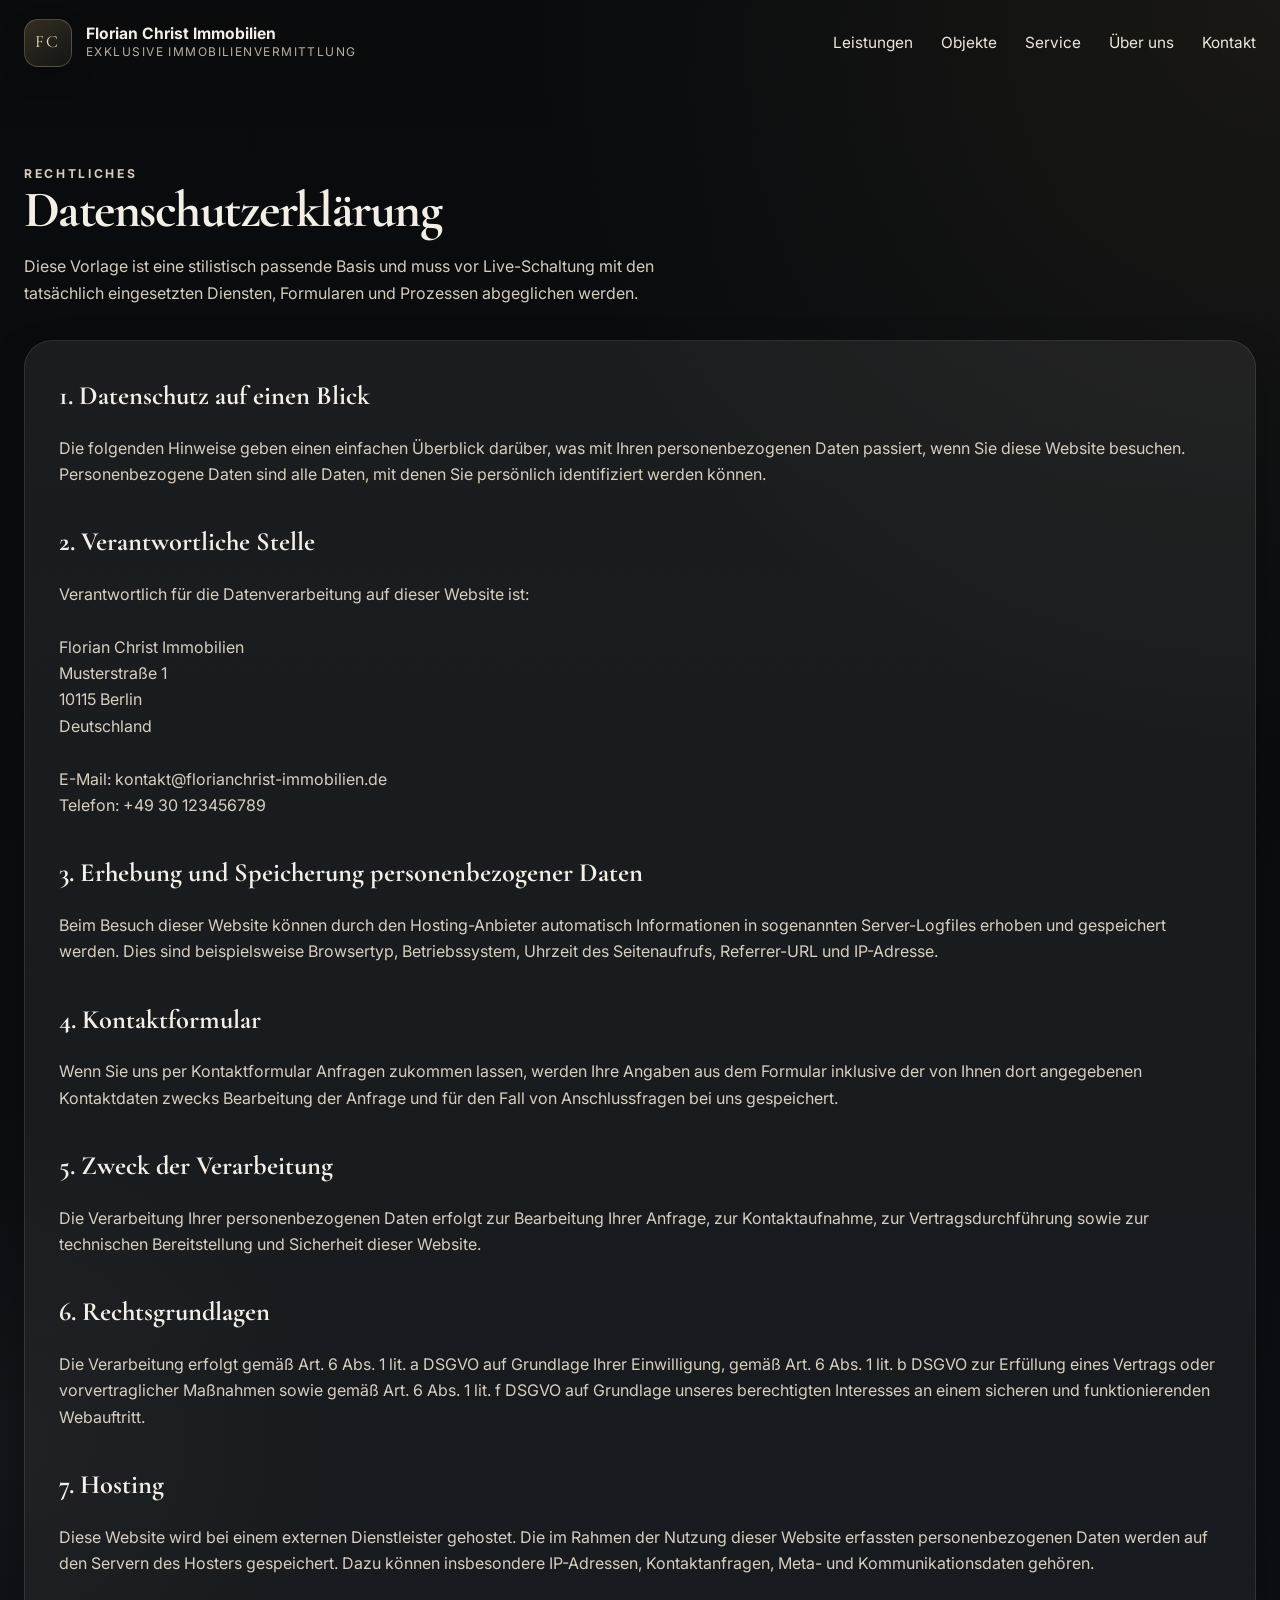
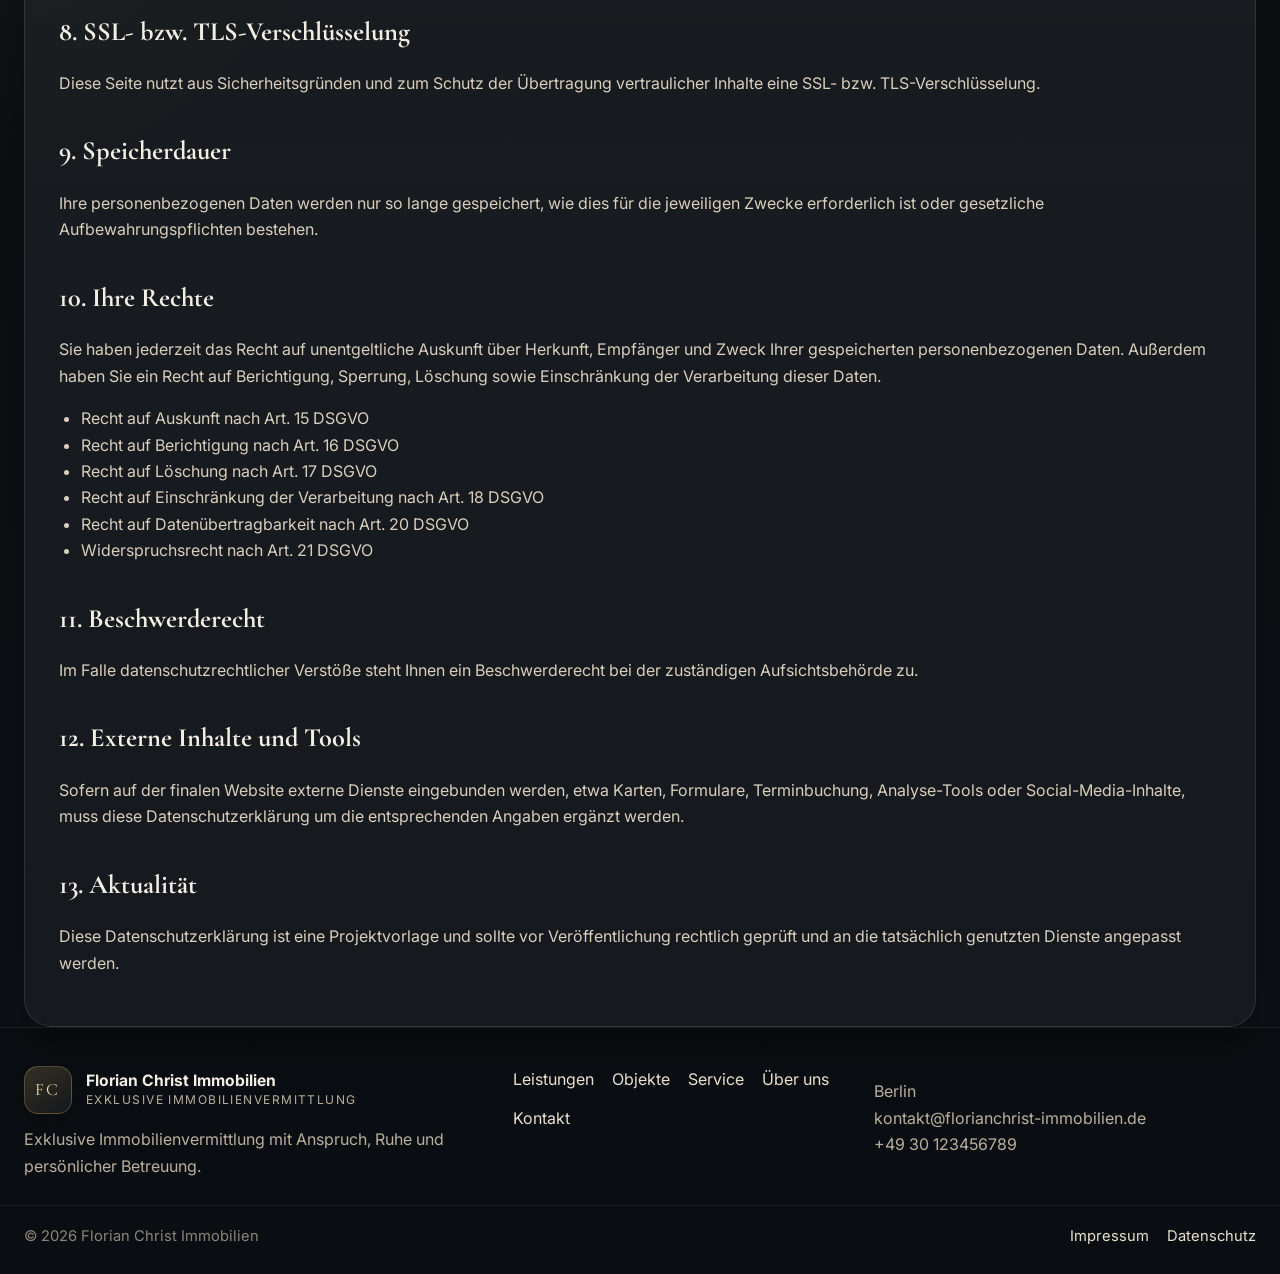
<file: datenschutz.html>
<!DOCTYPE html>
<html lang="de">
<head>
  <meta charset="UTF-8" />
  <meta name="viewport" content="width=device-width, initial-scale=1.0" />
  <title>Datenschutz | Florian Christ Immobilien</title>
  <meta name="description" content="Datenschutzerklärung von Florian Christ Immobilien." />

  <link rel="preconnect" href="https://fonts.googleapis.com" />
  <link rel="preconnect" href="https://fonts.gstatic.com" crossorigin />
  <link href="https://fonts.googleapis.com/css2?family=Cormorant+Garamond:wght@500;600;700&family=Inter:wght@400;500;600;700&display=swap" rel="stylesheet" />

  <link rel="stylesheet" href="styles.css" />
  <script defer src="main.js"></script>
</head>
<body>
  <div class="page-noise"></div>

  <header class="site-header scrolled">
    <div class="container header-inner">
      <a href="index.html" class="brand">
        <span class="brand-mark">FC</span>
        <span class="brand-copy">
          <strong>Florian Christ Immobilien</strong>
          <small>Exklusive Immobilienvermittlung</small>
        </span>
      </a>

      <nav class="main-nav" id="mainNav">
        <a href="index.html#leistungen">Leistungen</a>
        <a href="index.html#objekte">Objekte</a>
        <a href="index.html#service">Service</a>
        <a href="index.html#ueber-uns">Über uns</a>
        <a href="index.html#kontakt">Kontakt</a>
      </nav>

      <button class="menu-toggle" id="menuToggle" aria-label="Menü öffnen" aria-expanded="false">
        <span></span>
        <span></span>
        <span></span>
      </button>
    </div>
  </header>

  <main class="legal-page">
    <section class="legal-hero">
      <div class="container">
        <p class="eyebrow">Rechtliches</p>
        <h1>Datenschutzerklärung</h1>
        <p>
          Diese Vorlage ist eine stilistisch passende Basis und muss vor Live-Schaltung
          mit den tatsächlich eingesetzten Diensten, Formularen und Prozessen abgeglichen werden.
        </p>
      </div>
    </section>

    <section class="container">
      <div class="legal-card reveal reveal-visible">
        <h2>1. Datenschutz auf einen Blick</h2>
        <p>
          Die folgenden Hinweise geben einen einfachen Überblick darüber, was mit Ihren
          personenbezogenen Daten passiert, wenn Sie diese Website besuchen. Personenbezogene Daten
          sind alle Daten, mit denen Sie persönlich identifiziert werden können.
        </p>

        <h2>2. Verantwortliche Stelle</h2>
        <p>
          Verantwortlich für die Datenverarbeitung auf dieser Website ist:<br><br>
          Florian Christ Immobilien<br>
          Musterstraße 1<br>
          10115 Berlin<br>
          Deutschland<br><br>
          E-Mail: kontakt@florianchrist-immobilien.de<br>
          Telefon: +49 30 123456789
        </p>

        <h2>3. Erhebung und Speicherung personenbezogener Daten</h2>
        <p>
          Beim Besuch dieser Website können durch den Hosting-Anbieter automatisch Informationen in
          sogenannten Server-Logfiles erhoben und gespeichert werden. Dies sind beispielsweise
          Browsertyp, Betriebssystem, Uhrzeit des Seitenaufrufs, Referrer-URL und IP-Adresse.
        </p>

        <h2>4. Kontaktformular</h2>
        <p>
          Wenn Sie uns per Kontaktformular Anfragen zukommen lassen, werden Ihre Angaben aus dem
          Formular inklusive der von Ihnen dort angegebenen Kontaktdaten zwecks Bearbeitung der
          Anfrage und für den Fall von Anschlussfragen bei uns gespeichert.
        </p>

        <h2>5. Zweck der Verarbeitung</h2>
        <p>
          Die Verarbeitung Ihrer personenbezogenen Daten erfolgt zur Bearbeitung Ihrer Anfrage,
          zur Kontaktaufnahme, zur Vertragsdurchführung sowie zur technischen Bereitstellung und
          Sicherheit dieser Website.
        </p>

        <h2>6. Rechtsgrundlagen</h2>
        <p>
          Die Verarbeitung erfolgt gemäß Art. 6 Abs. 1 lit. a DSGVO auf Grundlage Ihrer Einwilligung,
          gemäß Art. 6 Abs. 1 lit. b DSGVO zur Erfüllung eines Vertrags oder vorvertraglicher Maßnahmen
          sowie gemäß Art. 6 Abs. 1 lit. f DSGVO auf Grundlage unseres berechtigten Interesses an
          einem sicheren und funktionierenden Webauftritt.
        </p>

        <h2>7. Hosting</h2>
        <p>
          Diese Website wird bei einem externen Dienstleister gehostet. Die im Rahmen der Nutzung
          dieser Website erfassten personenbezogenen Daten werden auf den Servern des Hosters
          gespeichert. Dazu können insbesondere IP-Adressen, Kontaktanfragen, Meta- und
          Kommunikationsdaten gehören.
        </p>

        <h2>8. SSL- bzw. TLS-Verschlüsselung</h2>
        <p>
          Diese Seite nutzt aus Sicherheitsgründen und zum Schutz der Übertragung vertraulicher
          Inhalte eine SSL- bzw. TLS-Verschlüsselung.
        </p>

        <h2>9. Speicherdauer</h2>
        <p>
          Ihre personenbezogenen Daten werden nur so lange gespeichert, wie dies für die jeweiligen
          Zwecke erforderlich ist oder gesetzliche Aufbewahrungspflichten bestehen.
        </p>

        <h2>10. Ihre Rechte</h2>
        <p>
          Sie haben jederzeit das Recht auf unentgeltliche Auskunft über Herkunft, Empfänger und Zweck
          Ihrer gespeicherten personenbezogenen Daten. Außerdem haben Sie ein Recht auf Berichtigung,
          Sperrung, Löschung sowie Einschränkung der Verarbeitung dieser Daten.
        </p>

        <ul>
          <li>Recht auf Auskunft nach Art. 15 DSGVO</li>
          <li>Recht auf Berichtigung nach Art. 16 DSGVO</li>
          <li>Recht auf Löschung nach Art. 17 DSGVO</li>
          <li>Recht auf Einschränkung der Verarbeitung nach Art. 18 DSGVO</li>
          <li>Recht auf Datenübertragbarkeit nach Art. 20 DSGVO</li>
          <li>Widerspruchsrecht nach Art. 21 DSGVO</li>
        </ul>

        <h2>11. Beschwerderecht</h2>
        <p>
          Im Falle datenschutzrechtlicher Verstöße steht Ihnen ein Beschwerderecht bei der zuständigen
          Aufsichtsbehörde zu.
        </p>

        <h2>12. Externe Inhalte und Tools</h2>
        <p>
          Sofern auf der finalen Website externe Dienste eingebunden werden, etwa Karten, Formulare,
          Terminbuchung, Analyse-Tools oder Social-Media-Inhalte, muss diese Datenschutzerklärung um
          die entsprechenden Angaben ergänzt werden.
        </p>

        <h2>13. Aktualität</h2>
        <p>
          Diese Datenschutzerklärung ist eine Projektvorlage und sollte vor Veröffentlichung rechtlich
          geprüft und an die tatsächlich genutzten Dienste angepasst werden.
        </p>
      </div>
    </section>
  </main>

  <footer class="site-footer">
    <div class="container footer-top">
      <div class="footer-brand">
        <a href="index.html" class="brand">
          <span class="brand-mark">FC</span>
          <span class="brand-copy">
            <strong>Florian Christ Immobilien</strong>
            <small>Exklusive Immobilienvermittlung</small>
          </span>
        </a>
        <p>Exklusive Immobilienvermittlung mit Anspruch, Ruhe und persönlicher Betreuung.</p>
      </div>

      <div class="footer-links">
        <a href="index.html#leistungen">Leistungen</a>
        <a href="index.html#objekte">Objekte</a>
        <a href="index.html#service">Service</a>
        <a href="index.html#ueber-uns">Über uns</a>
        <a href="index.html#kontakt">Kontakt</a>
      </div>

      <div class="footer-contact">
        <p>Berlin<br>kontakt@florianchrist-immobilien.de<br>+49 30 123456789</p>
      </div>
    </div>

    <div class="container footer-bottom">
      <span>© <span data-current-year></span> Florian Christ Immobilien</span>
      <div class="legal-links">
        <a href="impressum.html">Impressum</a>
        <a href="datenschutz.html">Datenschutz</a>
      </div>
    </div>
  </footer>
</body>
</html>
</file>
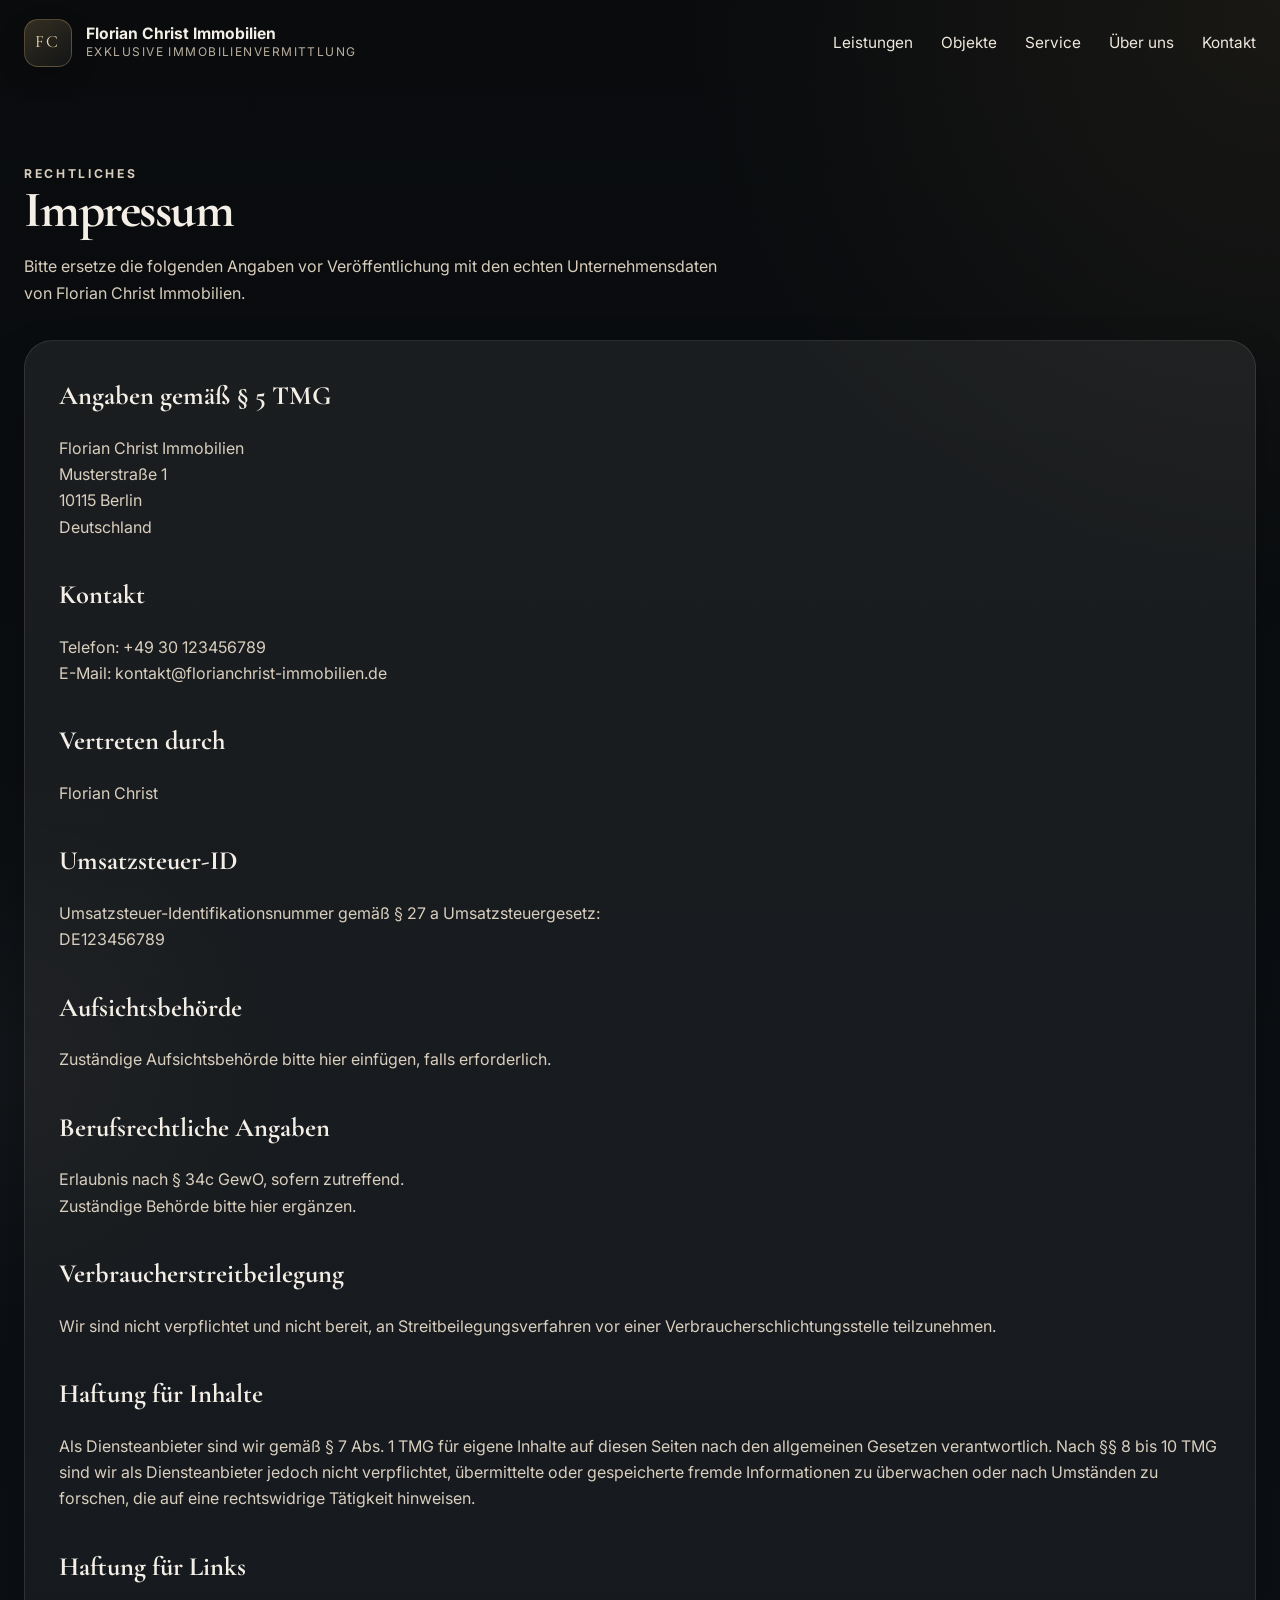
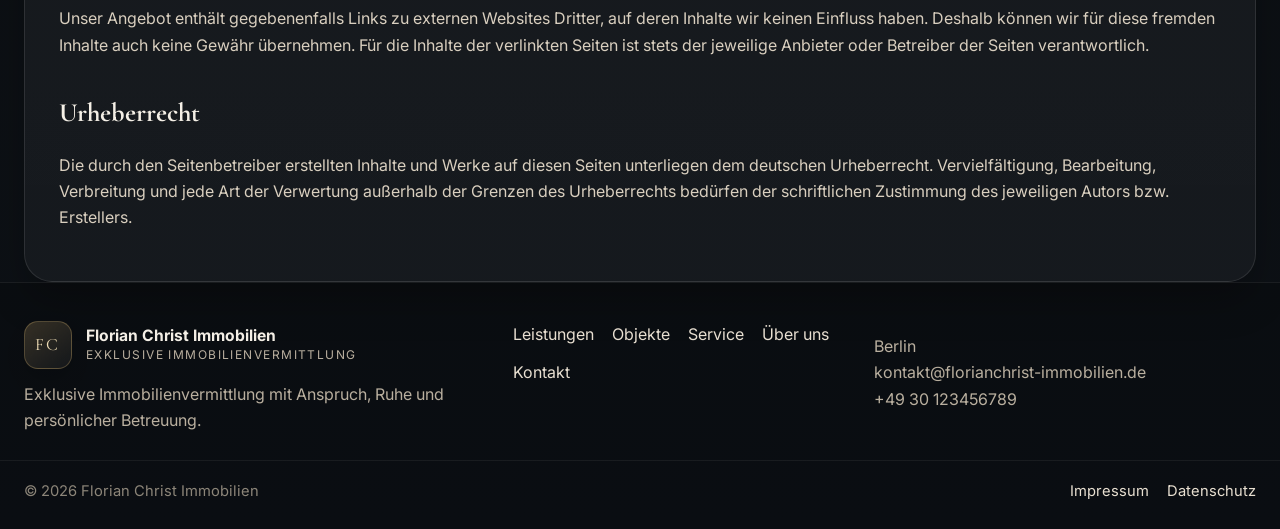
<file: impressum.html>
<!DOCTYPE html>
<html lang="de">
<head>
  <meta charset="UTF-8" />
  <meta name="viewport" content="width=device-width, initial-scale=1.0" />
  <title>Impressum | Florian Christ Immobilien</title>
  <meta name="description" content="Impressum von Florian Christ Immobilien." />

  <link rel="preconnect" href="https://fonts.googleapis.com" />
  <link rel="preconnect" href="https://fonts.gstatic.com" crossorigin />
  <link href="https://fonts.googleapis.com/css2?family=Cormorant+Garamond:wght@500;600;700&family=Inter:wght@400;500;600;700&display=swap" rel="stylesheet" />

  <link rel="stylesheet" href="styles.css" />
  <script defer src="main.js"></script>
</head>
<body>
  <div class="page-noise"></div>

  <header class="site-header scrolled">
    <div class="container header-inner">
      <a href="index.html" class="brand">
        <span class="brand-mark">FC</span>
        <span class="brand-copy">
          <strong>Florian Christ Immobilien</strong>
          <small>Exklusive Immobilienvermittlung</small>
        </span>
      </a>

      <nav class="main-nav" id="mainNav">
        <a href="index.html#leistungen">Leistungen</a>
        <a href="index.html#objekte">Objekte</a>
        <a href="index.html#service">Service</a>
        <a href="index.html#ueber-uns">Über uns</a>
        <a href="index.html#kontakt">Kontakt</a>
      </nav>

      <button class="menu-toggle" id="menuToggle" aria-label="Menü öffnen" aria-expanded="false">
        <span></span>
        <span></span>
        <span></span>
      </button>
    </div>
  </header>

  <main class="legal-page">
    <section class="legal-hero">
      <div class="container">
        <p class="eyebrow">Rechtliches</p>
        <h1>Impressum</h1>
        <p>
          Bitte ersetze die folgenden Angaben vor Veröffentlichung mit den echten
          Unternehmensdaten von Florian Christ Immobilien.
        </p>
      </div>
    </section>

    <section class="container">
      <div class="legal-card reveal reveal-visible">
        <h2>Angaben gemäß § 5 TMG</h2>
        <p>
          Florian Christ Immobilien<br>
          Musterstraße 1<br>
          10115 Berlin<br>
          Deutschland
        </p>

        <h2>Kontakt</h2>
        <p>
          Telefon: +49 30 123456789<br>
          E-Mail: kontakt@florianchrist-immobilien.de
        </p>

        <h2>Vertreten durch</h2>
        <p>Florian Christ</p>

        <h2>Umsatzsteuer-ID</h2>
        <p>
          Umsatzsteuer-Identifikationsnummer gemäß § 27 a Umsatzsteuergesetz:<br>
          DE123456789
        </p>

        <h2>Aufsichtsbehörde</h2>
        <p>Zuständige Aufsichtsbehörde bitte hier einfügen, falls erforderlich.</p>

        <h2>Berufsrechtliche Angaben</h2>
        <p>
          Erlaubnis nach § 34c GewO, sofern zutreffend.<br>
          Zuständige Behörde bitte hier ergänzen.
        </p>

        <h2>Verbraucherstreitbeilegung</h2>
        <p>
          Wir sind nicht verpflichtet und nicht bereit, an Streitbeilegungsverfahren
          vor einer Verbraucherschlichtungsstelle teilzunehmen.
        </p>

        <h2>Haftung für Inhalte</h2>
        <p>
          Als Diensteanbieter sind wir gemäß § 7 Abs. 1 TMG für eigene Inhalte auf diesen Seiten
          nach den allgemeinen Gesetzen verantwortlich. Nach §§ 8 bis 10 TMG sind wir als
          Diensteanbieter jedoch nicht verpflichtet, übermittelte oder gespeicherte fremde
          Informationen zu überwachen oder nach Umständen zu forschen, die auf eine rechtswidrige
          Tätigkeit hinweisen.
        </p>

        <h2>Haftung für Links</h2>
        <p>
          Unser Angebot enthält gegebenenfalls Links zu externen Websites Dritter, auf deren Inhalte
          wir keinen Einfluss haben. Deshalb können wir für diese fremden Inhalte auch keine Gewähr
          übernehmen. Für die Inhalte der verlinkten Seiten ist stets der jeweilige Anbieter oder
          Betreiber der Seiten verantwortlich.
        </p>

        <h2>Urheberrecht</h2>
        <p>
          Die durch den Seitenbetreiber erstellten Inhalte und Werke auf diesen Seiten unterliegen
          dem deutschen Urheberrecht. Vervielfältigung, Bearbeitung, Verbreitung und jede Art der
          Verwertung außerhalb der Grenzen des Urheberrechts bedürfen der schriftlichen Zustimmung
          des jeweiligen Autors bzw. Erstellers.
        </p>
      </div>
    </section>
  </main>

  <footer class="site-footer">
    <div class="container footer-top">
      <div class="footer-brand">
        <a href="index.html" class="brand">
          <span class="brand-mark">FC</span>
          <span class="brand-copy">
            <strong>Florian Christ Immobilien</strong>
            <small>Exklusive Immobilienvermittlung</small>
          </span>
        </a>
        <p>Exklusive Immobilienvermittlung mit Anspruch, Ruhe und persönlicher Betreuung.</p>
      </div>

      <div class="footer-links">
        <a href="index.html#leistungen">Leistungen</a>
        <a href="index.html#objekte">Objekte</a>
        <a href="index.html#service">Service</a>
        <a href="index.html#ueber-uns">Über uns</a>
        <a href="index.html#kontakt">Kontakt</a>
      </div>

      <div class="footer-contact">
        <p>Berlin<br>kontakt@florianchrist-immobilien.de<br>+49 30 123456789</p>
      </div>
    </div>

    <div class="container footer-bottom">
      <span>© <span data-current-year></span> Florian Christ Immobilien</span>
      <div class="legal-links">
        <a href="impressum.html">Impressum</a>
        <a href="datenschutz.html">Datenschutz</a>
      </div>
    </div>
  </footer>
</body>
</html>
</file>
<file: styles.css>
:root{
  --bg:#0a0c0f;
  --bg-soft:#11161b;
  --panel:rgba(255,255,255,0.06);
  --panel-strong:rgba(255,255,255,0.09);
  --panel-border:rgba(255,255,255,0.10);
  --text:#f4efe6;
  --muted:#b9af9f;
  --muted-2:#8c8579;
  --gold:#d1ae6e;
  --gold-soft:#efddb5;
  --line:rgba(255,255,255,0.08);
  --shadow:0 30px 80px rgba(0,0,0,0.35);
  --shadow-soft:0 18px 40px rgba(0,0,0,0.22);
  --radius:22px;
  --radius-lg:30px;
  --max:1280px;
  --nav-h:86px;
  --container-pad:24px;
  --serif:"Cormorant Garamond", serif;
  --sans:"Inter", sans-serif;
  --transition:280ms ease;
}

*,
*::before,
*::after{
  box-sizing:border-box;
}

html{
  scroll-behavior:smooth;
}

body{
  margin:0;
  background:
    radial-gradient(circle at top right, rgba(209,174,110,0.08), transparent 24%),
    radial-gradient(circle at left center, rgba(255,255,255,0.03), transparent 18%),
    linear-gradient(180deg, #090b0d 0%, #0d1116 100%);
  color:var(--text);
  font-family:var(--sans);
  line-height:1.65;
  overflow-x:hidden;
  -webkit-font-smoothing:antialiased;
  text-rendering:optimizeLegibility;
}

img{
  display:block;
  max-width:100%;
}

a{
  color:inherit;
  text-decoration:none;
}

button,
input,
textarea{
  font:inherit;
}

.container{
  width:min(100%, var(--max));
  margin:0 auto;
  padding-inline:var(--container-pad);
  position:relative;
  z-index:2;
}

.page-noise{
  position:fixed;
  inset:0;
  pointer-events:none;
  opacity:.05;
  z-index:1;
  background-image:radial-gradient(rgba(255,255,255,.34) .65px, transparent .75px);
  background-size:7px 7px;
  mix-blend-mode:soft-light;
}

.cursor-glow{
  position:fixed;
  width:360px;
  height:360px;
  border-radius:50%;
  background:radial-gradient(circle, rgba(209,174,110,.14), transparent 62%);
  pointer-events:none;
  z-index:3;
  transform:translate(-50%, -50%);
  filter:blur(12px);
  opacity:.72;
}

.site-header{
  position:fixed;
  inset:0 0 auto 0;
  height:var(--nav-h);
  z-index:50;
  transition:background var(--transition), border-color var(--transition), backdrop-filter var(--transition), box-shadow var(--transition);
  border-bottom:1px solid transparent;
}

.site-header.scrolled{
  background:rgba(10,12,15,.78);
  backdrop-filter:blur(16px);
  border-bottom:1px solid rgba(255,255,255,.08);
  box-shadow:0 14px 32px rgba(0,0,0,.18);
}

.header-inner{
  height:100%;
  display:flex;
  align-items:center;
  justify-content:space-between;
  gap:24px;
}

.brand{
  display:flex;
  align-items:center;
  gap:14px;
  position:relative;
  z-index:52;
}

.brand-mark{
  width:48px;
  height:48px;
  display:grid;
  place-items:center;
  border-radius:14px;
  background:linear-gradient(145deg, rgba(209,174,110,.22), rgba(255,255,255,.04));
  border:1px solid rgba(209,174,110,.30);
  color:var(--gold-soft);
  font-family:var(--serif);
  font-size:1.08rem;
  letter-spacing:.12em;
  box-shadow:0 10px 26px rgba(0,0,0,.18);
}

.brand-copy{
  display:flex;
  flex-direction:column;
  line-height:1.08;
}

.brand-copy strong{
  font-size:.98rem;
  font-weight:700;
}

.brand-copy small{
  margin-top:4px;
  color:var(--muted);
  font-size:.75rem;
  letter-spacing:.12em;
  text-transform:uppercase;
}

.main-nav{
  display:flex;
  align-items:center;
  gap:28px;
}

.main-nav a{
  position:relative;
  color:#eee7dc;
  font-size:.96rem;
  transition:color var(--transition);
}

.main-nav a::after{
  content:"";
  position:absolute;
  left:0;
  bottom:-8px;
  width:0;
  height:1px;
  background:linear-gradient(90deg, var(--gold), transparent);
  transition:width var(--transition);
}

.main-nav a:hover{
  color:#fff;
}

.main-nav a:hover::after{
  width:100%;
}

.menu-toggle{
  display:none;
  width:46px;
  height:46px;
  border:none;
  border-radius:14px;
  background:rgba(255,255,255,.05);
  box-shadow:inset 0 0 0 1px rgba(255,255,255,.08);
  padding:0;
  cursor:pointer;
  position:relative;
  z-index:52;
}

.menu-toggle span{
  display:block;
  width:20px;
  height:2px;
  background:#f4efe7;
  margin:4px auto;
  transition:transform var(--transition), opacity var(--transition);
}

.menu-toggle.active span:nth-child(1){
  transform:translateY(6px) rotate(45deg);
}
.menu-toggle.active span:nth-child(2){
  opacity:0;
}
.menu-toggle.active span:nth-child(3){
  transform:translateY(-6px) rotate(-45deg);
}

.hero{
  position:relative;
  min-height:100svh;
  display:flex;
  align-items:center;
  padding-top:calc(var(--nav-h) + 30px);
  overflow:hidden;
}

.hero-media{
  position:absolute;
  inset:0;
  z-index:0;
}

.hero-media img{
  width:100%;
  height:100%;
  object-fit:cover;
  filter:grayscale(.06) saturate(.86) brightness(.42);
  transform:scale(1.04);
}

.hero-overlay{
  position:absolute;
  inset:0;
  background:
    radial-gradient(circle at 28% 38%, rgba(209,174,110,.18), transparent 36%),
    linear-gradient(90deg, rgba(6,8,11,.90) 0%, rgba(6,8,11,.58) 42%, rgba(6,8,11,.76) 100%),
    linear-gradient(180deg, rgba(6,8,11,.18) 0%, rgba(6,8,11,.64) 100%);
  z-index:1;
}

.hero-light{
  position:absolute;
  inset:auto 0 0 0;
  height:220px;
  background:linear-gradient(to bottom, transparent, rgba(0,0,0,.94));
  z-index:1;
}

.hero-grid-lines{
  position:absolute;
  inset:0;
  z-index:1;
  background-image:
    linear-gradient(rgba(255,255,255,.03) 1px, transparent 1px),
    linear-gradient(90deg, rgba(255,255,255,.03) 1px, transparent 1px);
  background-size:120px 120px;
  mask-image:linear-gradient(180deg, rgba(0,0,0,.25), rgba(0,0,0,.75));
}

.hero-grid{
  width:100%;
  display:grid;
  grid-template-columns:minmax(0, 1.25fr) minmax(360px, .75fr);
  gap:42px;
  align-items:end;
  padding-bottom:78px;
}

.hero-copy{
  max-width:820px;
}

.eyebrow{
  margin:0 0 14px;
  color:var(--gold-soft);
  letter-spacing:.22em;
  text-transform:uppercase;
  font-size:.76rem;
  font-weight:700;
}

.hero-copy h1{
  margin:0;
  font-family:var(--serif);
  font-size:clamp(3.6rem, 6.8vw, 6.5rem);
  line-height:.92;
  letter-spacing:-.03em;
  color:#ffffff;
  text-shadow:
    0 0 36px rgba(255,255,255,.04),
    0 0 70px rgba(209,174,110,.10);
  max-width:11ch;
}

.hero-text{
  margin:22px 0 0;
  font-size:1.1rem;
  color:#e3d8c7;
  max-width:62ch;
}

.hero-actions{
  display:flex;
  flex-wrap:wrap;
  gap:14px;
  margin-top:30px;
}

.btn{
  display:inline-flex;
  align-items:center;
  justify-content:center;
  min-height:56px;
  padding:0 24px;
  border-radius:999px;
  font-weight:700;
  transition:transform var(--transition), border-color var(--transition), background var(--transition), color var(--transition), box-shadow var(--transition);
  overflow:hidden;
}

.btn:hover{
  transform:translateY(-2px);
}

.btn-gold{
  color:#151008;
  background:linear-gradient(135deg, var(--gold-soft), var(--gold));
  box-shadow:
    0 12px 30px rgba(209,174,110,.22),
    0 0 40px rgba(209,174,110,.10);
}

.btn-gold:hover{
  box-shadow:
    0 18px 36px rgba(209,174,110,.30),
    0 0 52px rgba(209,174,110,.16);
}

.btn-ghost{
  color:#f8f3ea;
  background:rgba(255,255,255,.03);
  border:1px solid rgba(255,255,255,.16);
  backdrop-filter:blur(8px);
}

.btn-ghost:hover{
  border-color:rgba(255,255,255,.26);
  background:rgba(255,255,255,.06);
}

.hero-signals{
  margin-top:34px;
  display:grid;
  grid-template-columns:repeat(3, minmax(0, 1fr));
  gap:14px;
}

.signal-card{
  padding:18px 18px 16px;
  border-radius:18px;
  background:rgba(255,255,255,.05);
  border:1px solid rgba(255,255,255,.10);
  backdrop-filter:blur(8px);
  box-shadow:var(--shadow-soft);
}

.signal-card strong{
  display:block;
  font-size:1rem;
  margin-bottom:6px;
}

.signal-card span{
  color:var(--muted);
  font-size:.92rem;
}

.hero-panel{
  position:relative;
}

.glass-card{
  position:relative;
  padding:30px;
  border-radius:28px;
  background:linear-gradient(180deg, rgba(255,255,255,.09), rgba(255,255,255,.05));
  border:1px solid rgba(255,255,255,.13);
  box-shadow:var(--shadow);
  backdrop-filter:blur(18px);
  overflow:hidden;
}

.glass-card::before{
  content:"";
  position:absolute;
  inset:-1px;
  border-radius:inherit;
  padding:1px;
  background:linear-gradient(145deg, rgba(209,174,110,.34), rgba(255,255,255,0), rgba(255,255,255,.10));
  -webkit-mask:linear-gradient(#fff 0 0) content-box, linear-gradient(#fff 0 0);
  -webkit-mask-composite:xor;
          mask-composite:exclude;
  pointer-events:none;
}

.panel-kicker{
  margin:0 0 12px;
  color:var(--gold-soft);
  letter-spacing:.16em;
  text-transform:uppercase;
  font-size:.72rem;
  font-weight:700;
}

.glass-card h2{
  margin:0;
  font-family:var(--serif);
  font-size:2rem;
  line-height:1.08;
}

.glass-card p{
  margin:14px 0 0;
  color:#ded6ca;
}

.panel-list{
  list-style:none;
  padding:0;
  margin:22px 0 0;
  display:grid;
  gap:12px;
}

.panel-list li{
  position:relative;
  padding-left:30px;
  color:#f0e8dd;
}

.panel-list li::before{
  content:"";
  position:absolute;
  left:0;
  top:.5em;
  width:12px;
  height:12px;
  border-radius:50%;
  background:radial-gradient(circle, var(--gold-soft) 0%, var(--gold) 52%, rgba(209,174,110,.1) 100%);
  box-shadow:0 0 18px rgba(209,174,110,.36);
}

.inline-link{
  display:inline-flex;
  align-items:center;
  gap:10px;
  margin-top:22px;
  color:var(--gold-soft);
  font-weight:700;
}

.inline-link::after{
  content:"→";
  transition:transform var(--transition);
}

.inline-link:hover::after{
  transform:translateX(4px);
}

.trust-strip{
  position:relative;
  z-index:2;
  margin-top:-34px;
}

.trust-grid{
  display:grid;
  grid-template-columns:repeat(3, minmax(0, 1fr));
  gap:18px;
}

.trust-item{
  display:flex;
  gap:18px;
  padding:26px 24px;
  border-radius:24px;
  background:linear-gradient(180deg, rgba(17,20,26,.92), rgba(13,15,19,.88));
  border:1px solid rgba(255,255,255,.08);
  box-shadow:var(--shadow-soft);
}

.trust-index{
  font-family:var(--serif);
  font-size:1.55rem;
  color:var(--gold);
  line-height:1;
}

.trust-item h3{
  margin:0 0 8px;
  font-size:1.12rem;
}

.trust-item p{
  margin:0;
  color:var(--muted);
}

.section{
  position:relative;
  padding:110px 0;
  z-index:2;
}

.section-head{
  max-width:760px;
  margin-bottom:36px;
}

.section-head h2,
.copy h2,
.legal-hero h1{
  margin:0;
  font-family:var(--serif);
  font-size:clamp(2rem, 4vw, 3.7rem);
  line-height:1.04;
  letter-spacing:-.03em;
}

.section-head p,
.copy p{
  color:#d5cdbf;
}

.split-layout{
  display:grid;
  grid-template-columns:minmax(0, 1.05fr) minmax(340px, .95fr);
  gap:36px;
  align-items:center;
}

.split-layout.reverse{
  grid-template-columns:minmax(340px, .95fr) minmax(0, 1.05fr);
}

.copy p{
  margin:18px 0 0;
  max-width:62ch;
}

.visual-frame,
.image-panel,
.contact-box,
.legal-card{
  position:relative;
  border-radius:28px;
  background:linear-gradient(180deg, rgba(255,255,255,.07), rgba(255,255,255,.04));
  border:1px solid rgba(255,255,255,.10);
  box-shadow:var(--shadow-soft);
  overflow:hidden;
}

.visual-frame img,
.image-panel img{
  width:100%;
  height:100%;
  min-height:520px;
  object-fit:cover;
  filter:saturate(.92) contrast(1.02) brightness(.92);
}

.floating-info{
  position:absolute;
  right:20px;
  bottom:20px;
  width:min(300px, calc(100% - 40px));
  padding:20px;
  border-radius:22px;
  background:rgba(12,14,17,.84);
  border:1px solid rgba(255,255,255,.10);
  backdrop-filter:blur(14px);
  box-shadow:var(--shadow);
}

.floating-info span{
  display:block;
  color:var(--gold-soft);
  text-transform:uppercase;
  letter-spacing:.14em;
  font-size:.72rem;
  margin-bottom:8px;
}

.floating-info strong{
  font-size:1.08rem;
  line-height:1.35;
}

.premium-band{
  padding-top:24px;
  padding-bottom:24px;
}

.premium-band-card{
  padding:28px;
  border-radius:26px;
  text-align:center;
  border:1px solid rgba(209,174,110,.16);
  background:
    linear-gradient(135deg, rgba(209,174,110,.08), rgba(255,255,255,.03)),
    rgba(255,255,255,.02);
  box-shadow:var(--shadow-soft);
}

.premium-band-card p{
  margin:0;
  font-family:var(--serif);
  font-size:clamp(1.6rem, 3vw, 2.45rem);
  line-height:1.12;
  color:#f0e8da;
}

.services-grid{
  display:grid;
  grid-template-columns:repeat(3, minmax(0, 1fr));
  gap:18px;
}

.service-card,
.testimonial-card{
  position:relative;
  padding:24px;
  border-radius:24px;
  background:linear-gradient(180deg, rgba(255,255,255,.065), rgba(255,255,255,.04));
  border:1px solid rgba(255,255,255,.09);
  transition:transform var(--transition), border-color var(--transition), box-shadow var(--transition);
}

.service-card:hover,
.testimonial-card:hover{
  transform:translateY(-5px);
  border-color:rgba(209,174,110,.22);
  box-shadow:0 20px 44px rgba(0,0,0,.24);
}

.service-number{
  display:inline-flex;
  width:44px;
  height:44px;
  align-items:center;
  justify-content:center;
  border-radius:14px;
  background:rgba(209,174,110,.12);
  color:var(--gold);
  font-family:var(--serif);
  font-size:1.15rem;
  margin-bottom:18px;
}

.service-card h3{
  margin:0 0 10px;
  font-size:1.15rem;
}

.service-card p{
  margin:0;
  color:var(--muted);
}

.property-grid{
  display:grid;
  grid-template-columns:1.15fr .85fr .85fr;
  gap:18px;
}

.property-card{
  position:relative;
  border-radius:28px;
  overflow:hidden;
  min-height:500px;
  background:#111;
  box-shadow:var(--shadow-soft);
  border:1px solid rgba(255,255,255,.07);
}

.property-card.property-large{
  min-height:560px;
}

.property-card img{
  width:100%;
  height:100%;
  object-fit:cover;
  filter:brightness(.68) saturate(.90);
  transition:transform .8s ease, filter .5s ease;
}

.property-card:hover img{
  transform:scale(1.04);
  filter:brightness(.76) saturate(.98);
}

.property-card::after{
  content:"";
  position:absolute;
  inset:0;
  background:linear-gradient(180deg, transparent 12%, rgba(8,10,13,.15) 30%, rgba(8,10,13,.92) 100%);
}

.property-overlay{
  position:absolute;
  left:0;
  right:0;
  bottom:0;
  z-index:2;
  padding:28px;
}

.property-overlay span{
  display:inline-flex;
  min-height:34px;
  align-items:center;
  padding:0 14px;
  border-radius:999px;
  background:rgba(255,255,255,.10);
  border:1px solid rgba(255,255,255,.14);
  color:#f8f3ea;
  font-size:.8rem;
  margin-bottom:14px;
}

.property-overlay h3{
  margin:0 0 10px;
  font-family:var(--serif);
  font-size:1.72rem;
  line-height:1.08;
}

.property-overlay p{
  margin:0;
  color:#ddd3c6;
}

.values-list{
  display:grid;
  gap:16px;
  margin-top:24px;
}

.value-row{
  padding:18px 20px;
  border:1px solid rgba(255,255,255,.08);
  border-radius:18px;
  background:rgba(255,255,255,.04);
}

.value-row strong{
  display:block;
  margin-bottom:6px;
  color:#fff;
}

.value-row span{
  color:var(--muted);
}

.dark-marquee{
  padding:34px 0;
  overflow:hidden;
  border-top:1px solid rgba(255,255,255,.06);
  border-bottom:1px solid rgba(255,255,255,.06);
  background:rgba(255,255,255,.02);
}

.marquee-track{
  display:flex;
  gap:60px;
  width:max-content;
  animation:marquee 26s linear infinite;
  color:#ece2d1;
  font-size:.95rem;
  letter-spacing:.16em;
  text-transform:uppercase;
}

@keyframes marquee{
  from{ transform:translateX(0); }
  to{ transform:translateX(-50%); }
}

.about-grid{
  display:grid;
  grid-template-columns:1fr .9fr 1fr;
  gap:20px;
  align-items:stretch;
}

.about-card{
  padding:28px;
  border-radius:24px;
  border:1px solid rgba(255,255,255,.08);
  background:rgba(255,255,255,.04);
  box-shadow:var(--shadow-soft);
  min-height:290px;
  display:flex;
  align-items:center;
}

.about-card p{
  margin:0;
  color:#d8cfbf;
  font-size:1.02rem;
}

.image-card{
  padding:0;
  overflow:hidden;
}

.image-card img{
  width:100%;
  height:100%;
  min-height:290px;
  object-fit:cover;
}

.testimonial-grid{
  display:grid;
  grid-template-columns:repeat(3, minmax(0, 1fr));
  gap:18px;
}

.testimonial-card p{
  margin:0;
  color:#f0e8dc;
  font-size:1.03rem;
}

.contact-grid{
  display:grid;
  grid-template-columns:minmax(0, .95fr) minmax(380px, 1.05fr);
  gap:30px;
  align-items:start;
}

.contact-copy p{
  margin:18px 0 0;
  color:#d8cfbf;
}

.contact-details{
  margin-top:28px;
  display:grid;
  gap:14px;
}

.contact-details div{
  padding:16px 18px;
  border-radius:18px;
  background:rgba(255,255,255,.04);
  border:1px solid rgba(255,255,255,.07);
}

.contact-details strong{
  display:block;
  margin-bottom:6px;
}

.contact-details span{
  color:var(--muted);
}

.contact-box{
  padding:30px;
}

.contact-form{
  display:grid;
  gap:16px;
}

.field-row{
  display:grid;
  grid-template-columns:1fr 1fr;
  gap:16px;
}

.field{
  display:grid;
  gap:8px;
}

.field label{
  font-size:.9rem;
  color:#f1e9db;
}

.field input,
.field textarea{
  width:100%;
  border:none;
  outline:none;
  color:#f6f0e8;
  padding:16px 18px;
  border-radius:18px;
  background:rgba(255,255,255,.05);
  box-shadow:inset 0 0 0 1px rgba(255,255,255,.08);
  transition:border-color var(--transition), background var(--transition), box-shadow var(--transition), transform var(--transition);
}

.field input::placeholder,
.field textarea::placeholder{
  color:#a39a8c;
}

.field input:focus,
.field textarea:focus{
  background:rgba(255,255,255,.065);
  box-shadow:
    inset 0 0 0 1px rgba(209,174,110,.36),
    0 0 0 4px rgba(209,174,110,.08);
  transform:translateY(-1px);
}

.btn-submit{
  width:100%;
  min-height:58px;
  border:none;
  cursor:pointer;
  border-radius:999px;
  background:linear-gradient(135deg, var(--gold-soft), var(--gold));
  color:#17110a;
  font-weight:700;
  transition:transform var(--transition), box-shadow var(--transition);
  box-shadow:0 14px 30px rgba(209,174,110,.20);
}

.btn-submit:hover{
  transform:translateY(-2px);
  box-shadow:0 18px 36px rgba(209,174,110,.28);
}

.site-footer{
  position:relative;
  padding:38px 0 26px;
  border-top:1px solid rgba(255,255,255,.07);
  background:rgba(0,0,0,.18);
  z-index:2;
}

.footer-top{
  display:grid;
  grid-template-columns:1.1fr .8fr .9fr;
  gap:22px;
  align-items:start;
}

.footer-brand p,
.footer-contact p{
  margin:12px 0 0;
  color:var(--muted);
  max-width:42ch;
}

.footer-links,
.legal-links{
  display:flex;
  flex-wrap:wrap;
  gap:12px 18px;
}

.footer-links a,
.legal-links a{
  color:#e8dfd1;
  transition:color var(--transition);
}

.footer-links a:hover,
.legal-links a:hover{
  color:var(--gold-soft);
}

.footer-bottom{
  margin-top:26px;
  padding-top:18px;
  border-top:1px solid rgba(255,255,255,.06);
  display:flex;
  justify-content:space-between;
  gap:16px;
  flex-wrap:wrap;
  color:var(--muted-2);
  font-size:.92rem;
}

.legal-page{
  min-height:100svh;
  padding-top:calc(var(--nav-h) + 28px);
}

.legal-hero{
  padding:34px 0 10px;
}

.legal-hero p{
  margin:16px 0 0;
  color:#d7cdbc;
  max-width:70ch;
}

.legal-card{
  margin-top:24px;
  padding:34px;
}

.legal-card h2{
  margin:34px 0 12px;
  font-family:var(--serif);
  font-size:1.65rem;
}

.legal-card h2:first-child{
  margin-top:0;
}

.legal-card p,
.legal-card li{
  color:#d9cfbf;
}

.legal-card ul{
  padding-left:22px;
}

.reveal{
  opacity:0;
  transform:translateY(26px);
  transition:opacity .8s ease, transform .8s ease;
  will-change:opacity, transform;
}

.reveal.reveal-visible{
  opacity:1;
  transform:translateY(0);
}

.delay-1{ transition-delay:.12s; }
.delay-2{ transition-delay:.22s; }
.delay-3{ transition-delay:.32s; }

.premium-float{
  animation:premiumFloat 7s ease-in-out infinite;
}

@keyframes premiumFloat{
  0%,100%{ transform:translateY(0); }
  50%{ transform:translateY(-8px); }
}

@media (max-width: 1140px){
  .hero-grid,
  .split-layout,
  .split-layout.reverse,
  .contact-grid,
  .footer-top,
  .about-grid,
  .property-grid{
    grid-template-columns:1fr;
  }

  .hero-signals,
  .trust-grid,
  .services-grid,
  .testimonial-grid{
    grid-template-columns:1fr 1fr;
  }

  .hero-copy{
    max-width:none;
  }

  .hero-copy h1{
    max-width:none;
  }

  .property-card,
  .property-card.property-large{
    min-height:430px;
  }
}

@media (max-width: 860px){
  :root{
    --nav-h:74px;
    --container-pad:18px;
  }

  .cursor-glow{
    display:none;
  }

  .menu-toggle{
    display:block;
  }

  .main-nav{
    position:fixed;
    top:14px;
    left:18px;
    right:18px;
    padding:94px 22px 24px;
    display:grid;
    gap:14px;
    border-radius:28px;
    background:rgba(11,13,16,.94);
    box-shadow:
      0 26px 60px rgba(0,0,0,.34),
      inset 0 0 0 1px rgba(255,255,255,.08);
    backdrop-filter:blur(16px);
    transform:translateY(-12px);
    opacity:0;
    pointer-events:none;
    transition:opacity var(--transition), transform var(--transition);
  }

  .main-nav.open{
    opacity:1;
    transform:translateY(0);
    pointer-events:auto;
  }

  .main-nav a{
    font-size:1.04rem;
    padding:4px 0;
  }

  .hero{
    min-height:auto;
    padding:120px 0 84px;
  }

  .hero-copy h1{
    font-size:clamp(2.6rem, 11vw, 4.5rem);
  }

  .section{
    padding:88px 0;
  }

  .hero-signals,
  .trust-grid,
  .services-grid,
  .testimonial-grid,
  .field-row{
    grid-template-columns:1fr;
  }

  .marquee-track{
    gap:32px;
    font-size:.82rem;
  }
}

@media (max-width: 560px){
  .brand-mark{
    width:42px;
    height:42px;
    border-radius:12px;
  }

  .brand-copy strong{
    font-size:.9rem;
  }

  .brand-copy small{
    font-size:.68rem;
  }

  .hero-actions{
    flex-direction:column;
    align-items:stretch;
  }

  .btn{
    width:100%;
  }

  .glass-card,
  .contact-box,
  .legal-card{
    padding:22px;
    border-radius:24px;
  }

  .service-card,
  .testimonial-card,
  .trust-item{
    padding:20px;
    border-radius:20px;
  }

  .property-overlay{
    padding:22px;
  }

  .property-overlay h3{
    font-size:1.48rem;
  }

  .footer-bottom{
    flex-direction:column;
  }
}

@media (prefers-reduced-motion: reduce){
  html{
    scroll-behavior:auto;
  }

  *,
  *::before,
  *::after{
    animation:none !important;
    transition:none !important;
  }

  .reveal{
    opacity:1 !important;
    transform:none !important;
  }
}
</file>
